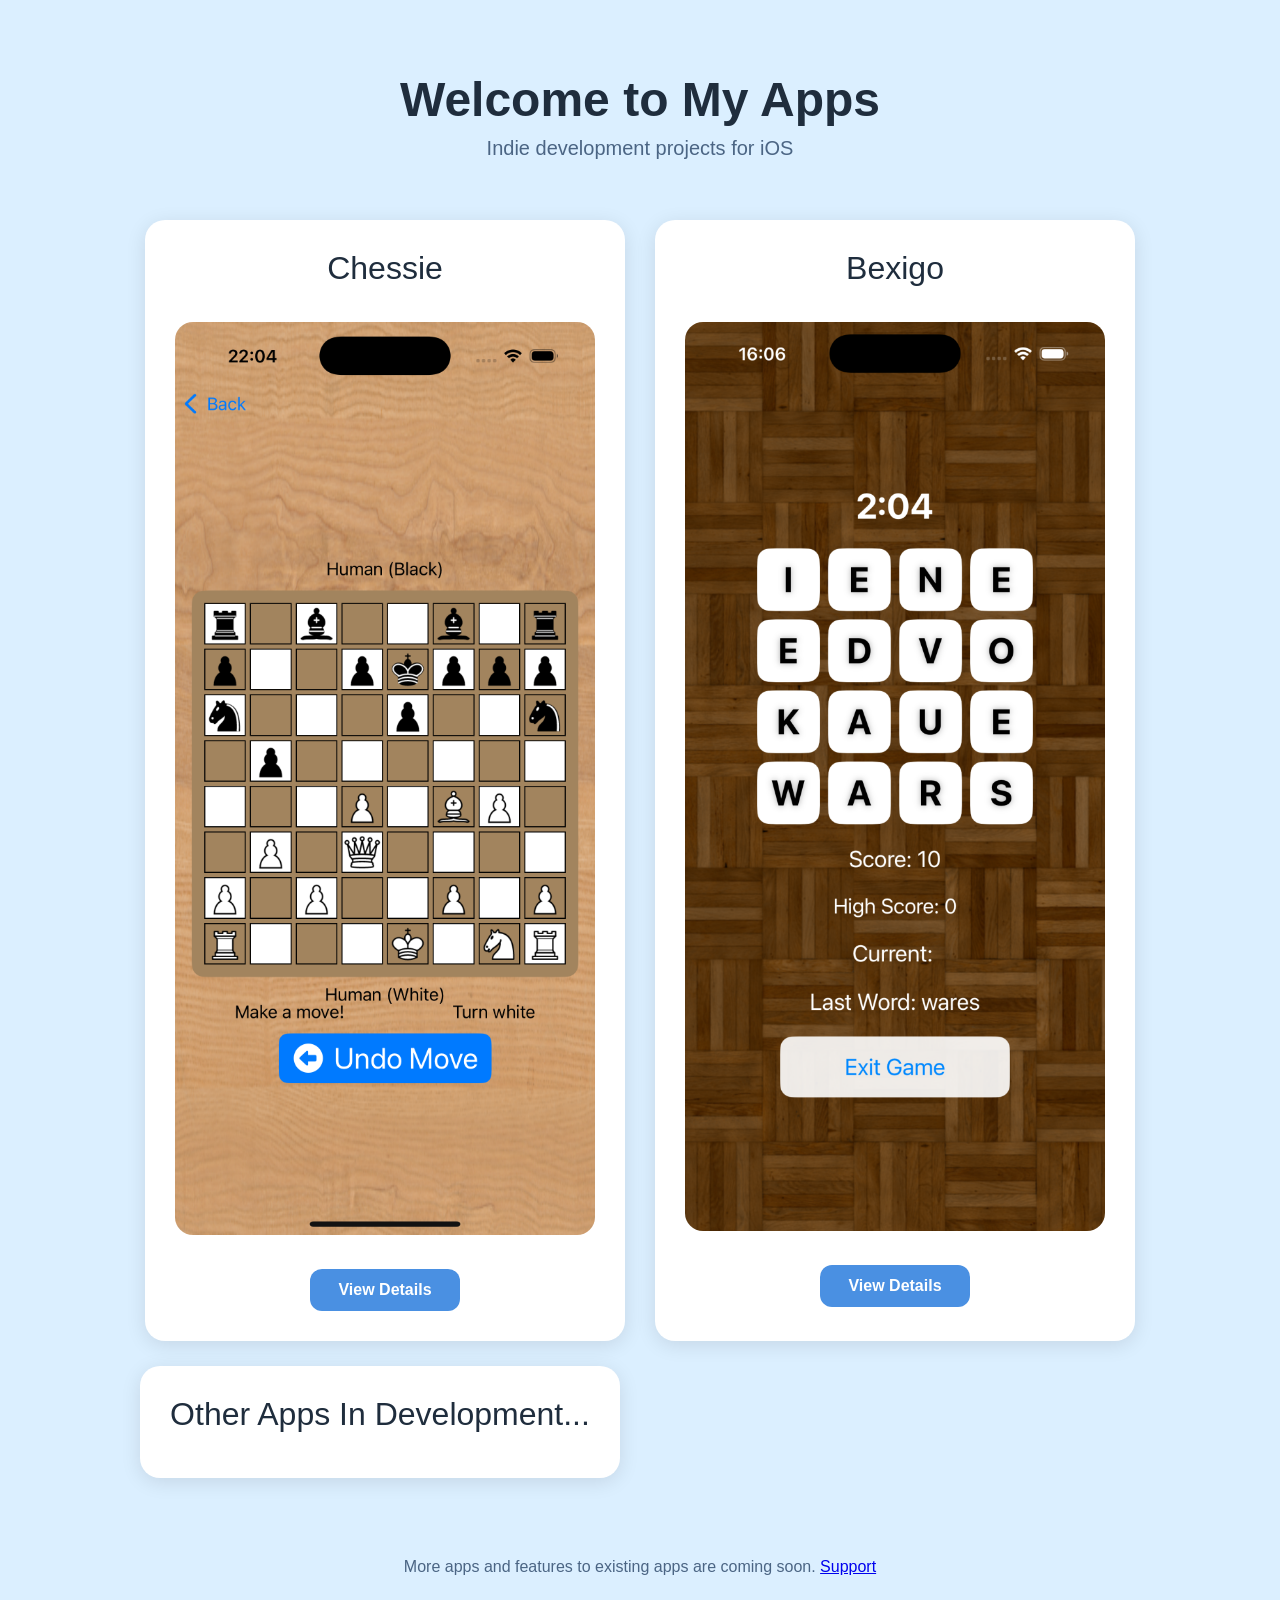
<file: index.html>
<!DOCTYPE html>
<html lang="en">
<head>
    <meta charset="UTF-8">
    <meta name="viewport" content="width=device-width, initial-scale=1.0">
    <link rel="stylesheet" href="style.css">
    <title>My Apps</title>
</head>

<body>

    <div class="container">

        <h1>Welcome to My Apps</h1>

        <div class="subtitle">
            Indie development projects for iOS
        </div>

            <div class="games-grid">
                <div class="game-card">
    
                <div class="game-title">
                    Chessie
                </div>
    
                <img class="preview-image"
                     src="images/chessie/4.png"
                     alt="Chessie Screenshot">
    
                <a class="button" href="games/chessie.html">
                    View Details
                </a>
    
            </div>
    
            <div class="game-card">
    
                <div class="game-title">
                    Bexigo
                </div>
            
                <img class="preview-image"
                     src="images/bexigo/1.png"
                     alt="Bexigo Screenshot">
            
                <a class="button" href="games/bexigo.html">
                    View Details
                </a>
            
            </div>            
        </div>       

        <div class="game-card">

            <div class="game-title">
                Other Apps In Development...
            </div>

        </div>

        <footer>
            More apps and features to existing apps are coming soon.
            <a href="support.html">Support</a>
        </footer>

    </div>

</body>
</html>
</file>
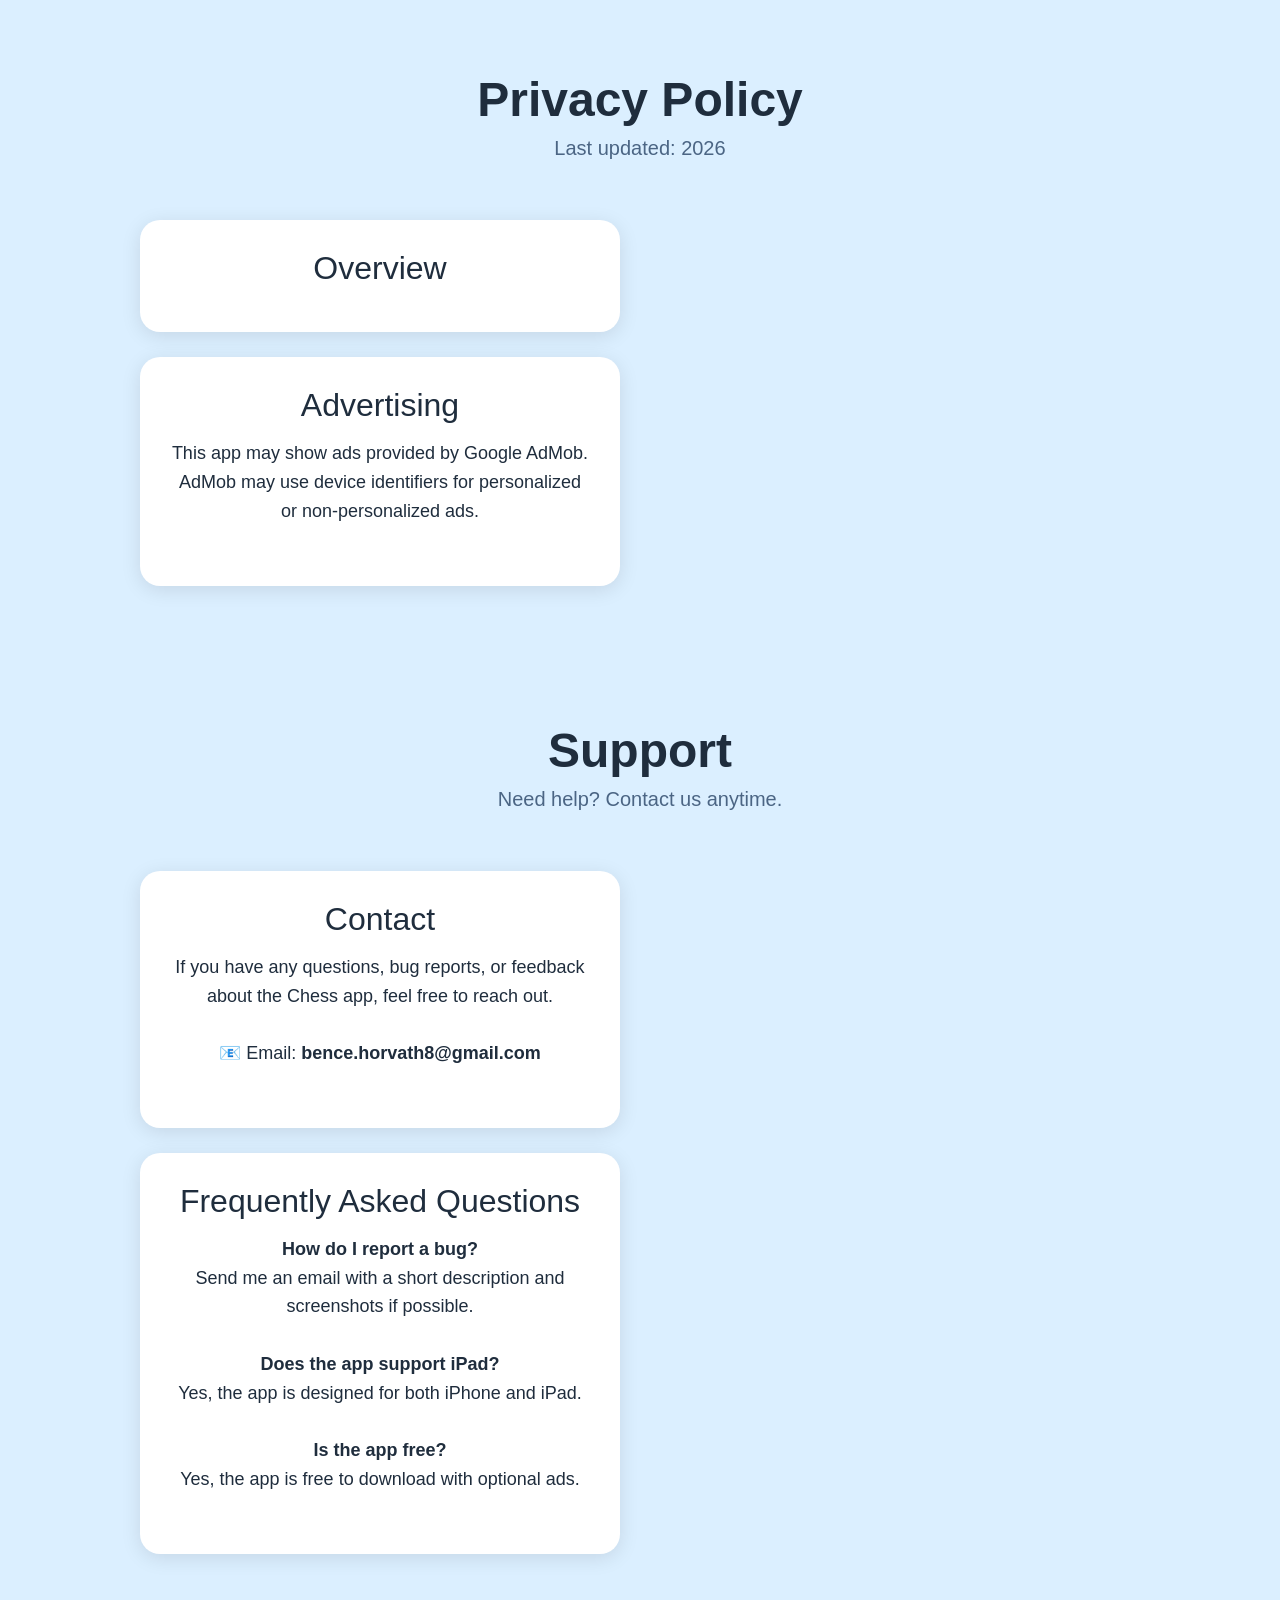
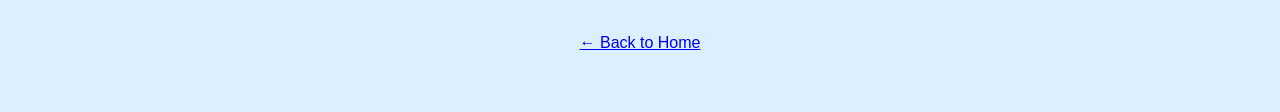
<file: support.html>
<!DOCTYPE html>
<html lang="en">
<head>
    <meta charset="UTF-8">
    <meta name="viewport" content="width=device-width, initial-scale=1.0">
    <link rel="stylesheet" href="style.css">
    <title>Support</title>
</head>

<body>

    <div class="container">

        <h1>Privacy Policy</h1>

        <div class="subtitle">
            Last updated: 2026
        </div>

        <div class="game-card">

            <div class="game-title">
                Overview
            </div>

        </div>

        <div class="game-card">

            <div class="game-title">
                Advertising
            </div>

            <div class="game-description">
                This app may show ads provided by Google AdMob.
                AdMob may use device identifiers for personalized or non-personalized ads.
            </div>

        </div>

    </div>

    <div class="container">

        <h1>Support</h1>

        <div class="subtitle">
            Need help? Contact us anytime.
        </div>

        <div class="game-card">

            <div class="game-title">
                Contact
            </div>

            <div class="game-description">
                If you have any questions, bug reports, or feedback about the Chess app,
                feel free to reach out.
                <br><br>
                📧 Email: <b>bence.horvath8@gmail.com</b>
            </div>

        </div>

        <div class="game-card">

            <div class="game-title">
                Frequently Asked Questions
            </div>

            <div class="game-description">
                <b>How do I report a bug?</b><br>
                Send me an email with a short description and screenshots if possible.
                <br><br>

                <b>Does the app support iPad?</b><br>
                Yes, the app is designed for both iPhone and iPad.
                <br><br>

                <b>Is the app free?</b><br>
                Yes, the app is free to download with optional ads.
            </div>

        </div>

        <footer>
            <a href="index.html">← Back to Home</a>
        </footer>

    </div>

     
</body>
</html>
</file>
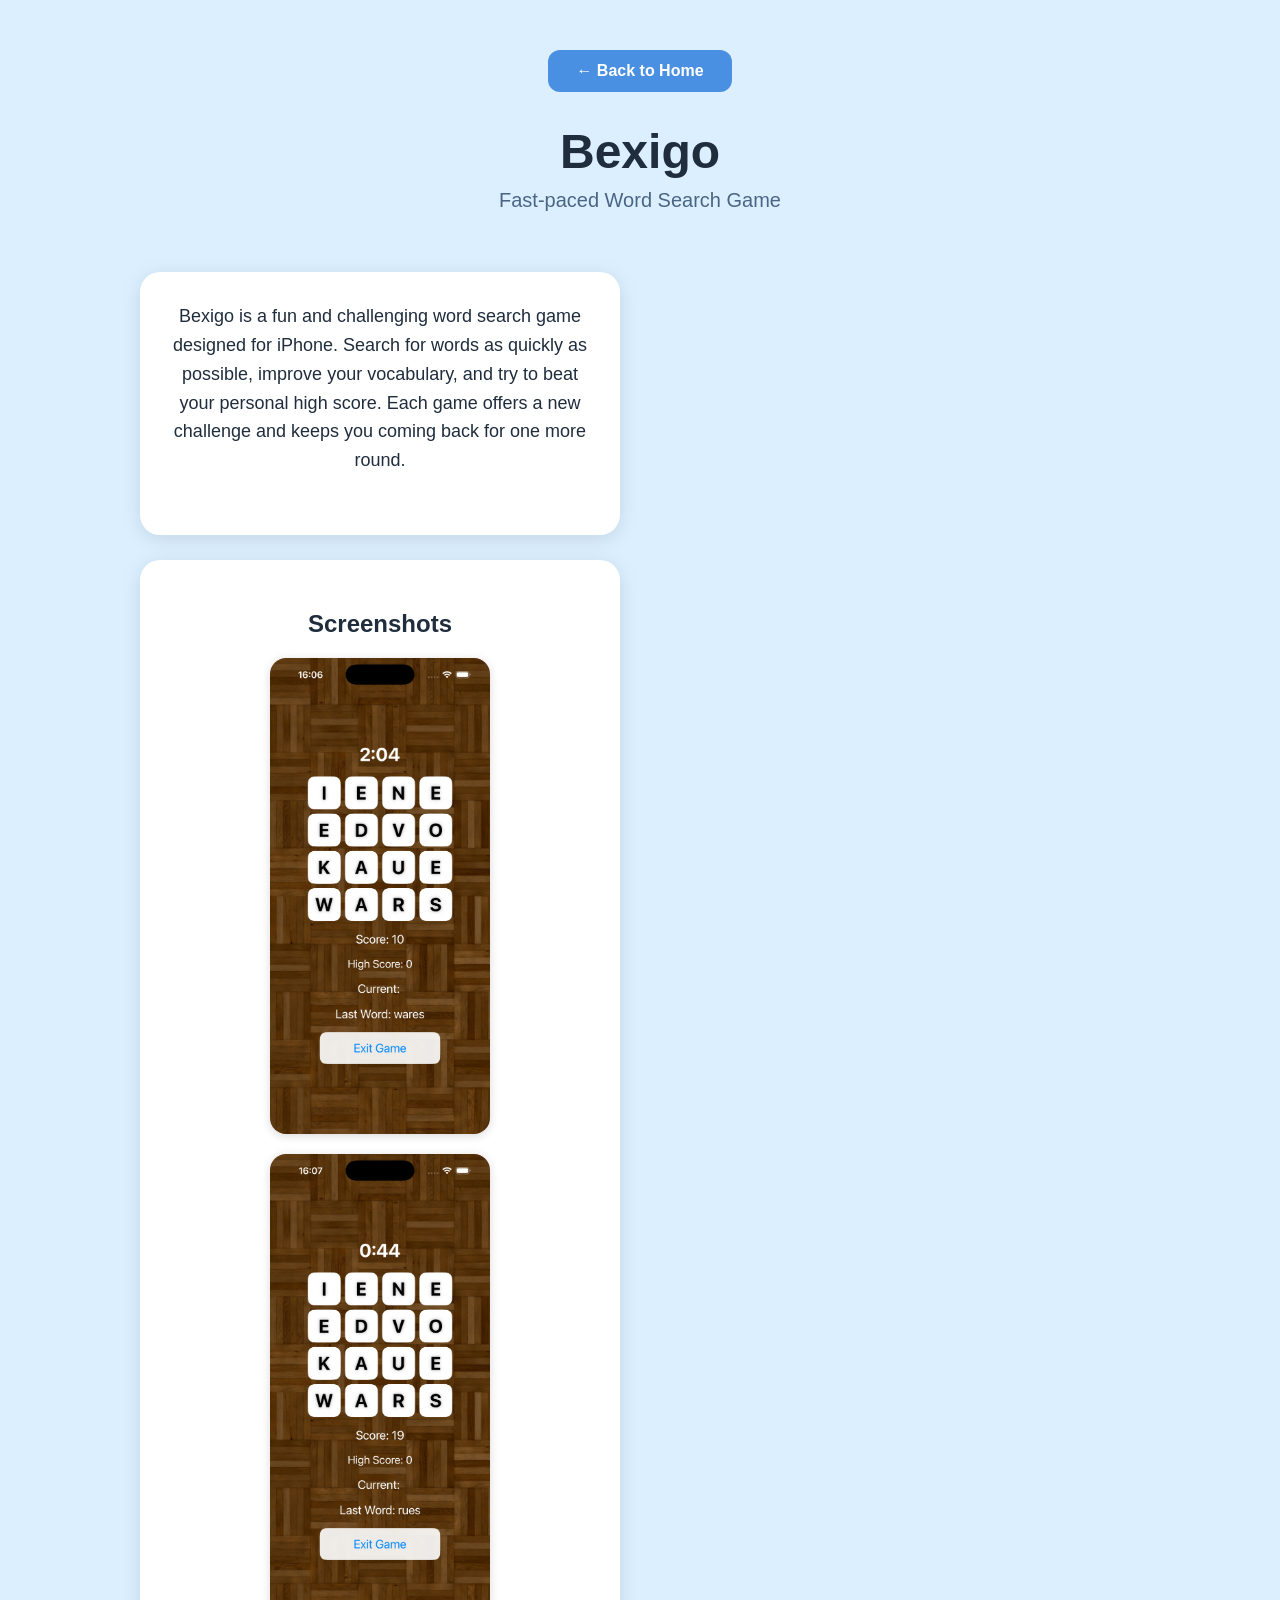
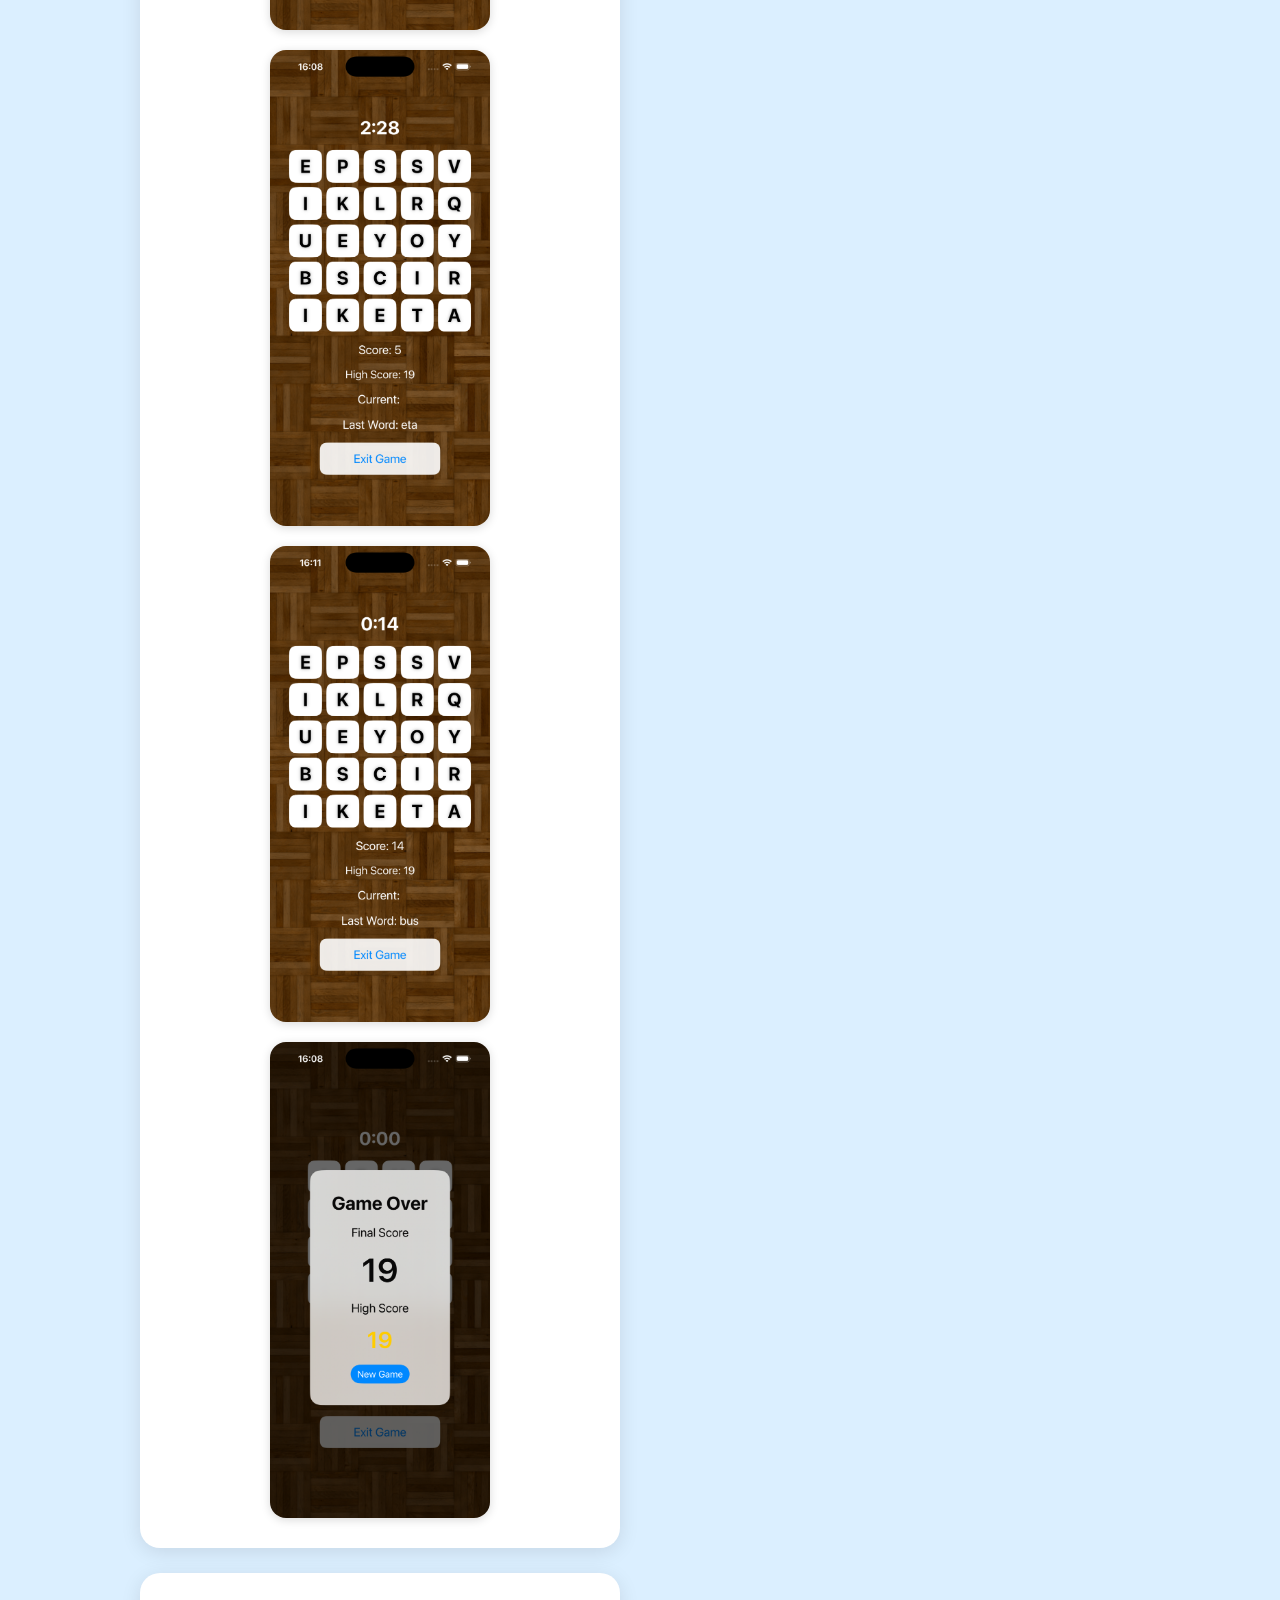
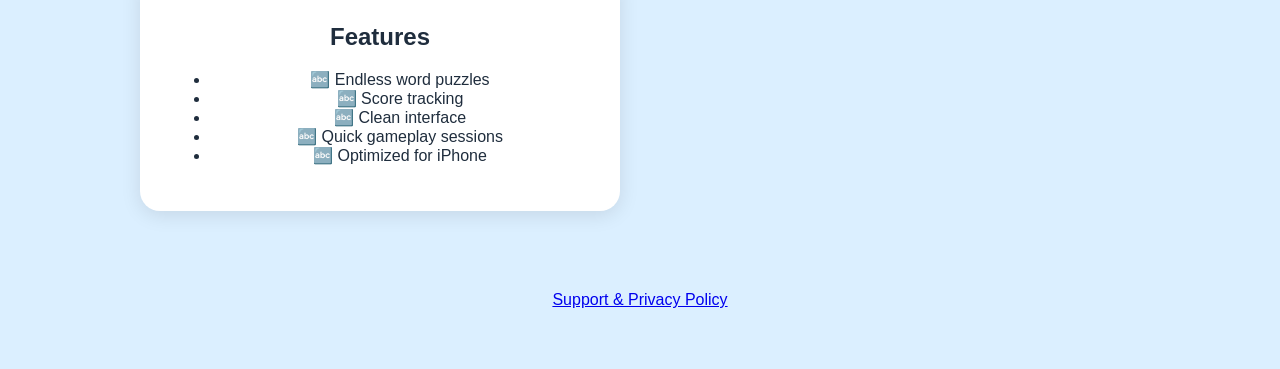
<file: games/bexigo.html>
<!DOCTYPE html>
<html lang="en">

<head>

<meta charset="UTF-8">
<meta name="viewport" content="width=device-width, initial-scale=1.0">

<link rel="stylesheet" href="../style.css">

<title>Bexigo</title>

</head>

<body>

<div class="container">

<a class="button" href="../index.html">← Back to Home</a>

<h1>Bexigo</h1>

<div class="subtitle">
Fast-paced Word Search Game
</div>

<div class="game-card">

<div class="game-description">

Bexigo is a fun and challenging word search game designed for iPhone.

Search for words as quickly as possible, improve your vocabulary, and try to
beat your personal high score.

Each game offers a new challenge and keeps you coming back for one more round.

</div>

</div>

<div class="game-card">

<h2>Screenshots</h2>

<div class="screenshots">

<img src="../images/bexigo/1.png">
<img src="../images/bexigo/2.png">
<img src="../images/bexigo/3.png">
<img src="../images/bexigo/4.png">
<img src="../images/bexigo/5.png">

</div>

</div>

<div class="game-card">

<h2>Features</h2>

<ul class="feature-list">

<li>🔤 Endless word puzzles</li>

<li>🔤 Score tracking</li>

<li>🔤 Clean interface</li>

<li>🔤 Quick gameplay sessions</li>

<li>🔤 Optimized for iPhone</li>

</ul>

</div>

<footer>

<a href="support.html">
Support & Privacy Policy
</a>

</footer>

</div>

</body>

</html>
</file>
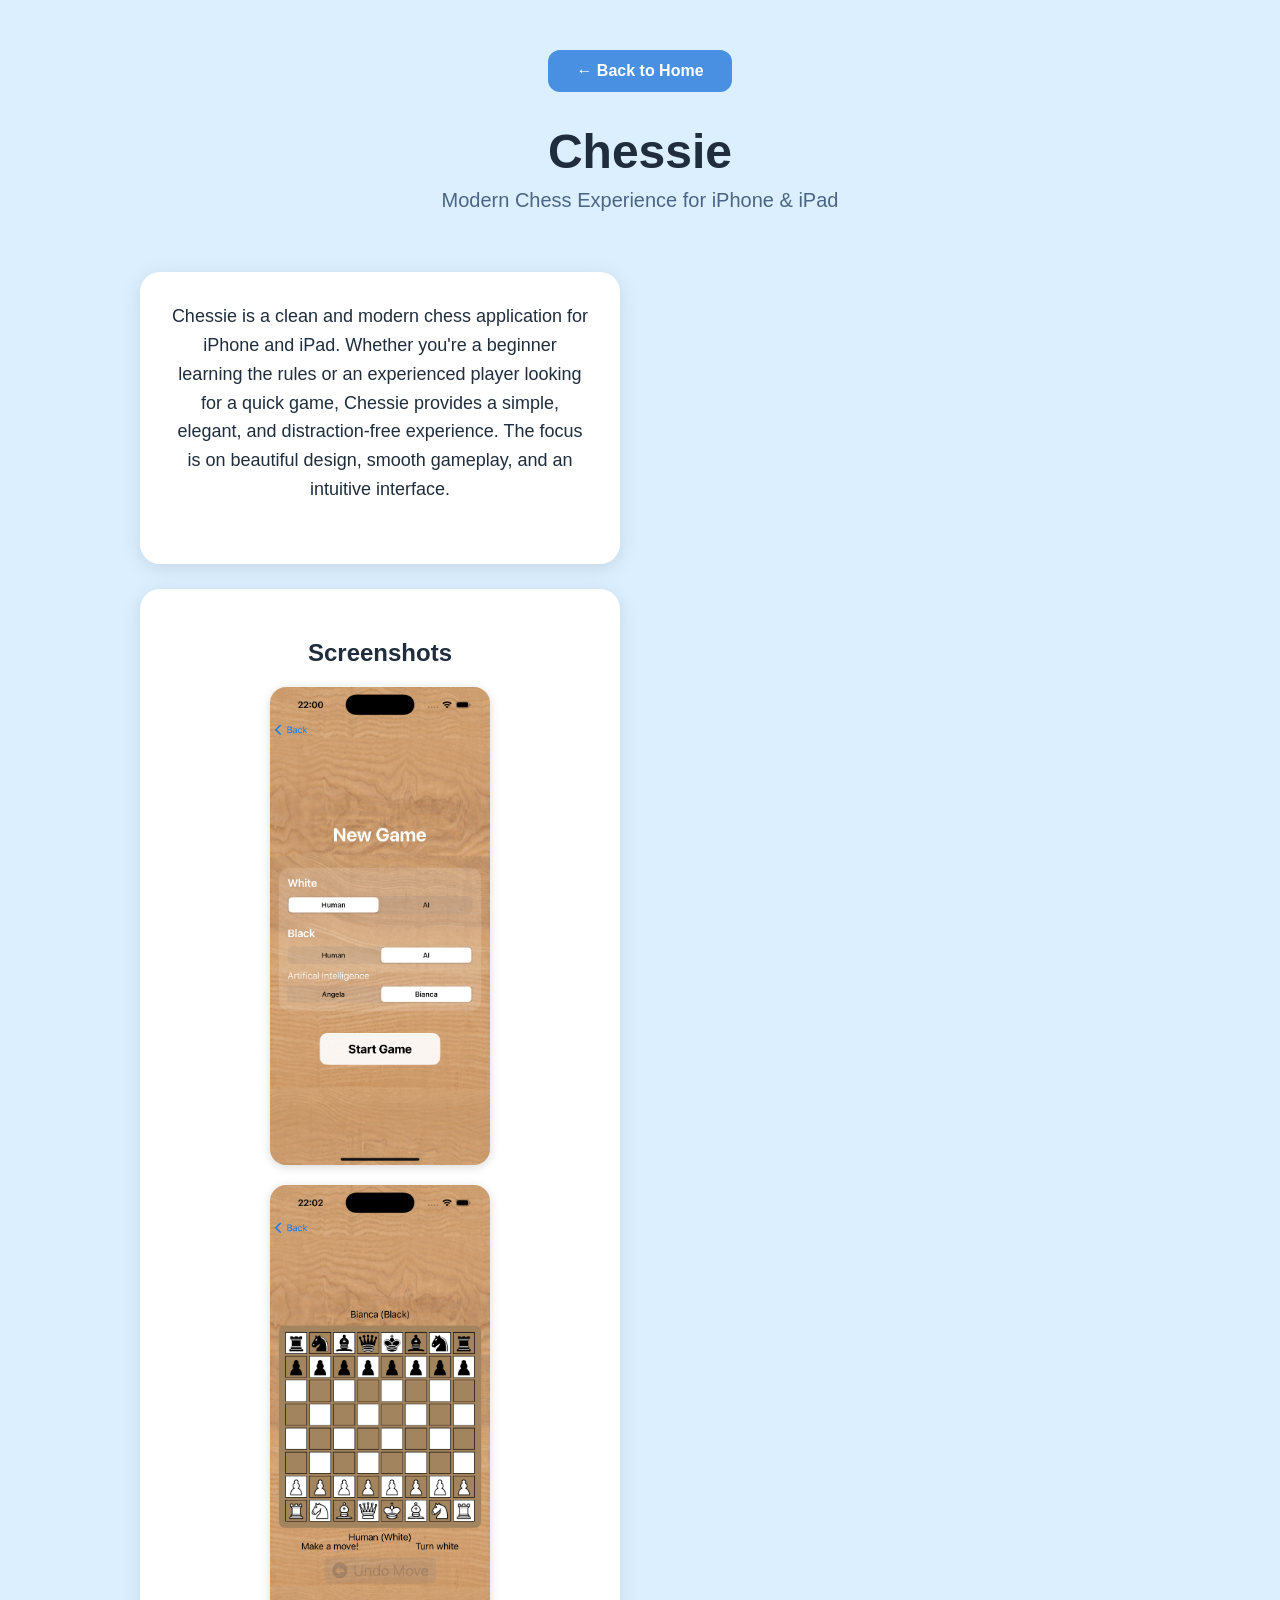
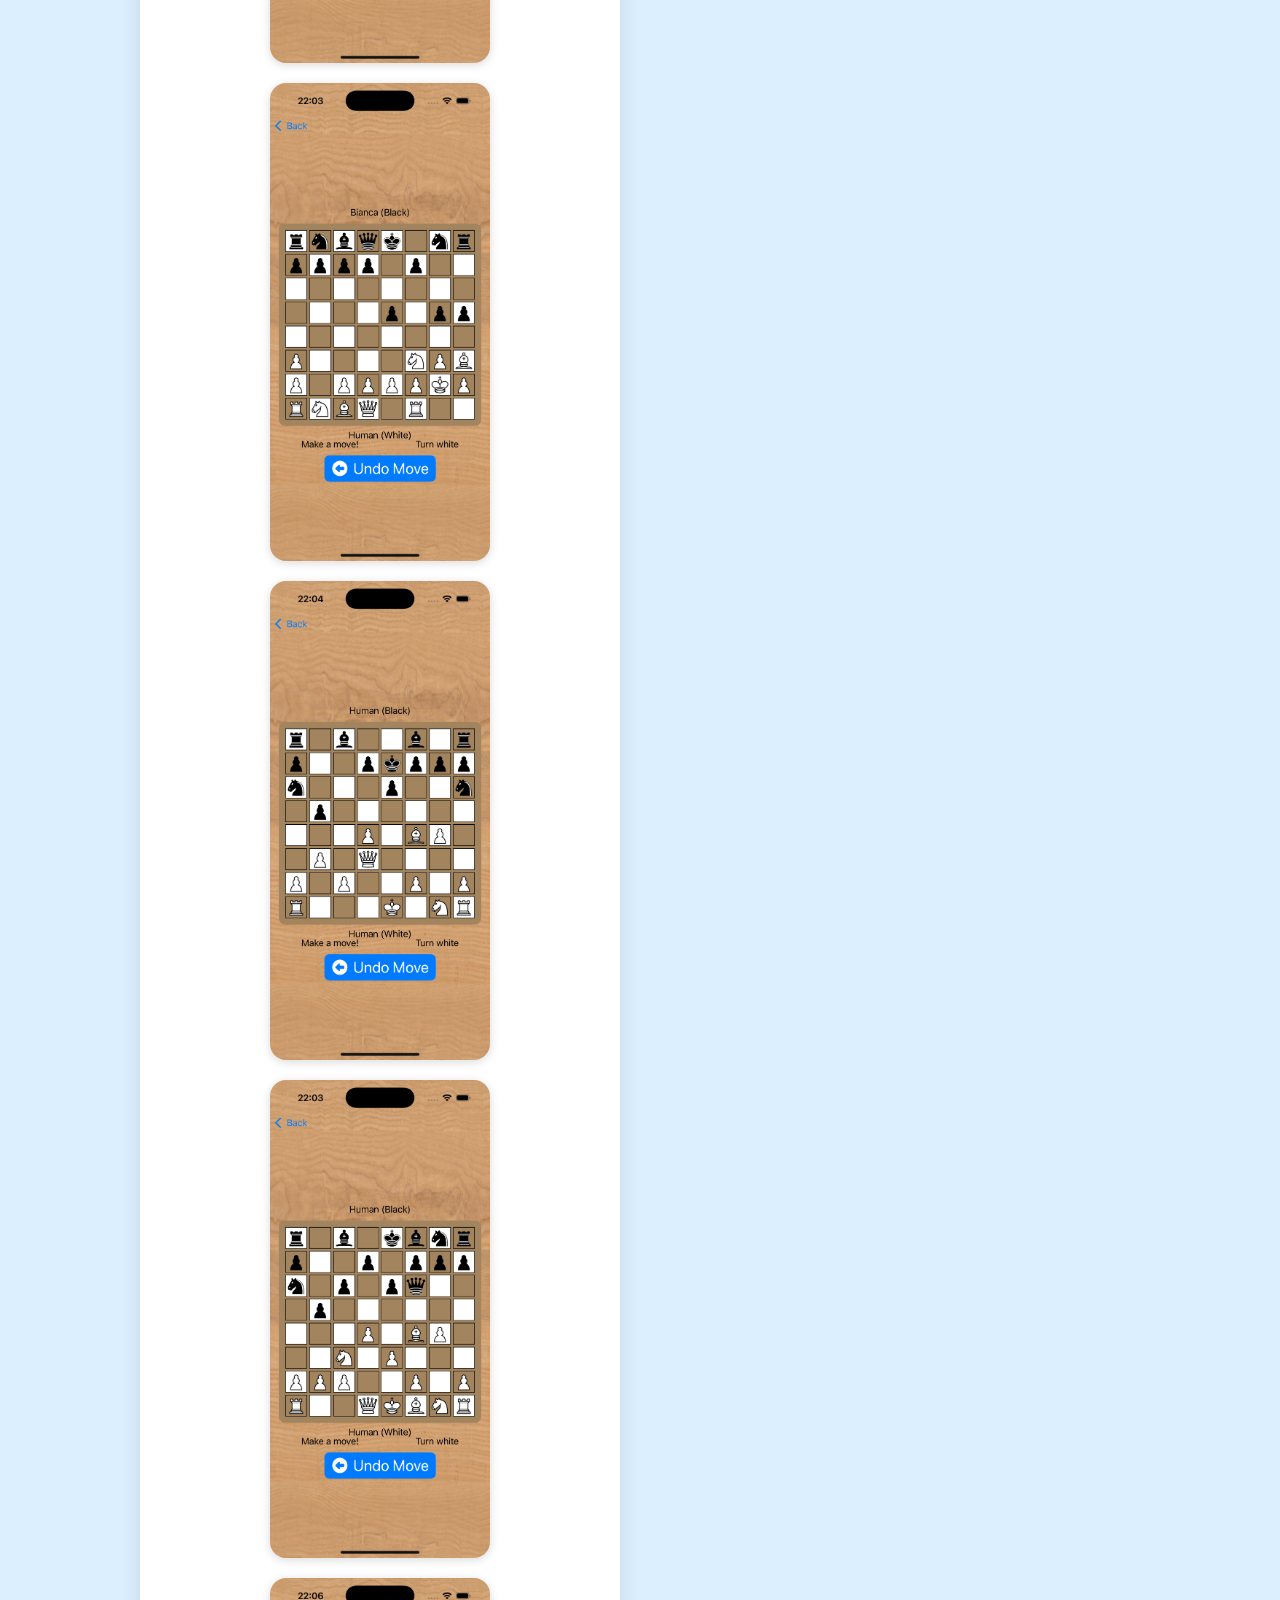
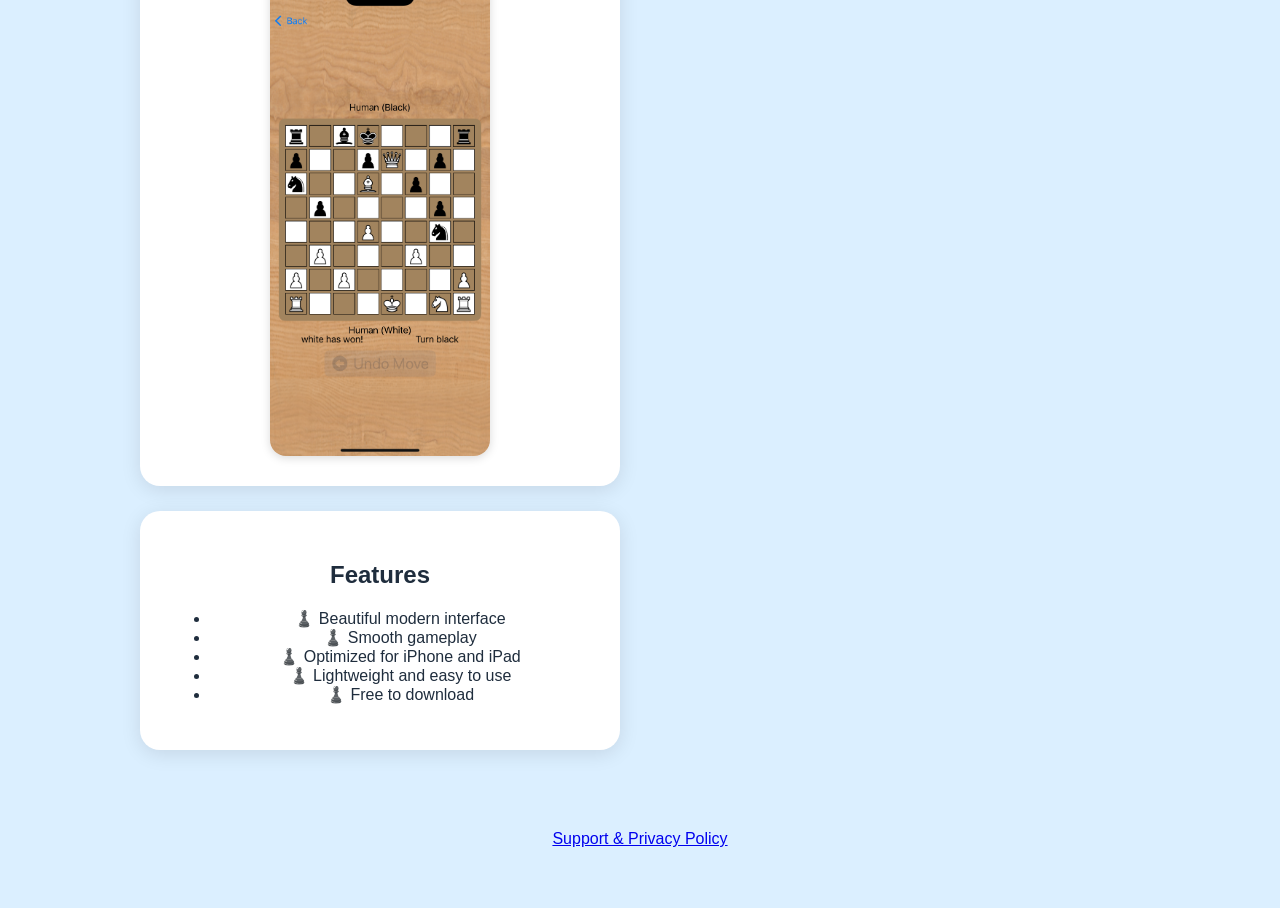
<file: games/chessie.html>
<!DOCTYPE html>
<html lang="en">

<head>

<meta charset="UTF-8">
<meta name="viewport" content="width=device-width, initial-scale=1.0">

<link rel="stylesheet" href="../style.css">

<title>Chessie</title>

</head>

<body>

<div class="container">

<a class="button" href="../index.html">← Back to Home</a>

<h1>Chessie</h1>

<div class="subtitle">
Modern Chess Experience for iPhone & iPad
</div>

<div class="game-card">

<div class="game-description">

Chessie is a clean and modern chess application for iPhone and iPad.

Whether you're a beginner learning the rules or an experienced player looking
for a quick game, Chessie provides a simple, elegant, and distraction-free
experience.

The focus is on beautiful design, smooth gameplay, and an intuitive interface.

</div>

</div>

<div class="game-card">

<h2>Screenshots</h2>

<div class="screenshots">

<img src="../images/chessie/1.png">
<img src="../images/chessie/2.png">
<img src="../images/chessie/3.png">
<img src="../images/chessie/4.png">
<img src="../images/chessie/5.png">
<img src="../images/chessie/6.png">

</div>

</div>

<div class="game-card">

<h2>Features</h2>

<ul class="feature-list">

<li>♟️ Beautiful modern interface</li>

<li>♟️ Smooth gameplay</li>

<li>♟️ Optimized for iPhone and iPad</li>

<li>♟️ Lightweight and easy to use</li>

<li>♟️ Free to download</li>

</ul>

</div>

<footer>

<a href="support.html">
Support & Privacy Policy
</a>

</footer>

</div>

</body>

</html>
</file>
<file: style.css>
body {
            margin: 0;
            font-family: Arial, sans-serif;
            background-color: #dbefff;
            color: #1f2d3d;
            text-align: center;
        }

        .container {
            max-width: 1000px;
            margin: auto;
            padding: 40px;
        }

        h1 {
            font-size: 48px;
            margin-bottom: 10px;
        }

        .subtitle {
            font-size: 20px;
            margin-bottom: 60px;
            color: #4b6584;
        }

        .game-card {
            background: white;
            border-radius: 20px;
            padding: 30px;
            box-shadow: 0 4px 20px rgba(0,0,0,.1);
            width: 420px;
            margin-bottom: 25px;
        }

        .game-title {
            font-size: 32px;
            margin-bottom: 15px;
        }

        .game-description {
            font-size: 18px;
            line-height: 1.6;
            margin-bottom: 30px;
        }

        .screenshots {
            display: flex;
            justify-content: center;
            gap: 20px;
            flex-wrap: wrap;
        }

        .screenshots img {
            width: 220px;
            border-radius: 16px;
            box-shadow: 0 2px 10px rgba(0,0,0,0.15);
        }

        footer {
            margin-top: 60px;
            padding: 20px;
            color: #4b6584;
        }

        .preview-image{        
            width:100%;
            border-radius:18px;
            margin:20px 0;        
        }
        
        .button{
        
            display:inline-block;        
            padding:12px 28px;
            margin-top:10px;
            background:#4A90E2;
            color:white;
            text-decoration:none;
            border-radius:12px;
            font-weight:bold;
            transition:.2s;
        }
        
        .button:hover{        
            background:#2d74c7;        
        }

        .games-grid {      
            display: flex;
            justify-content: center;
            gap: 30px;
            flex-wrap: wrap;
        
        }
</file>
